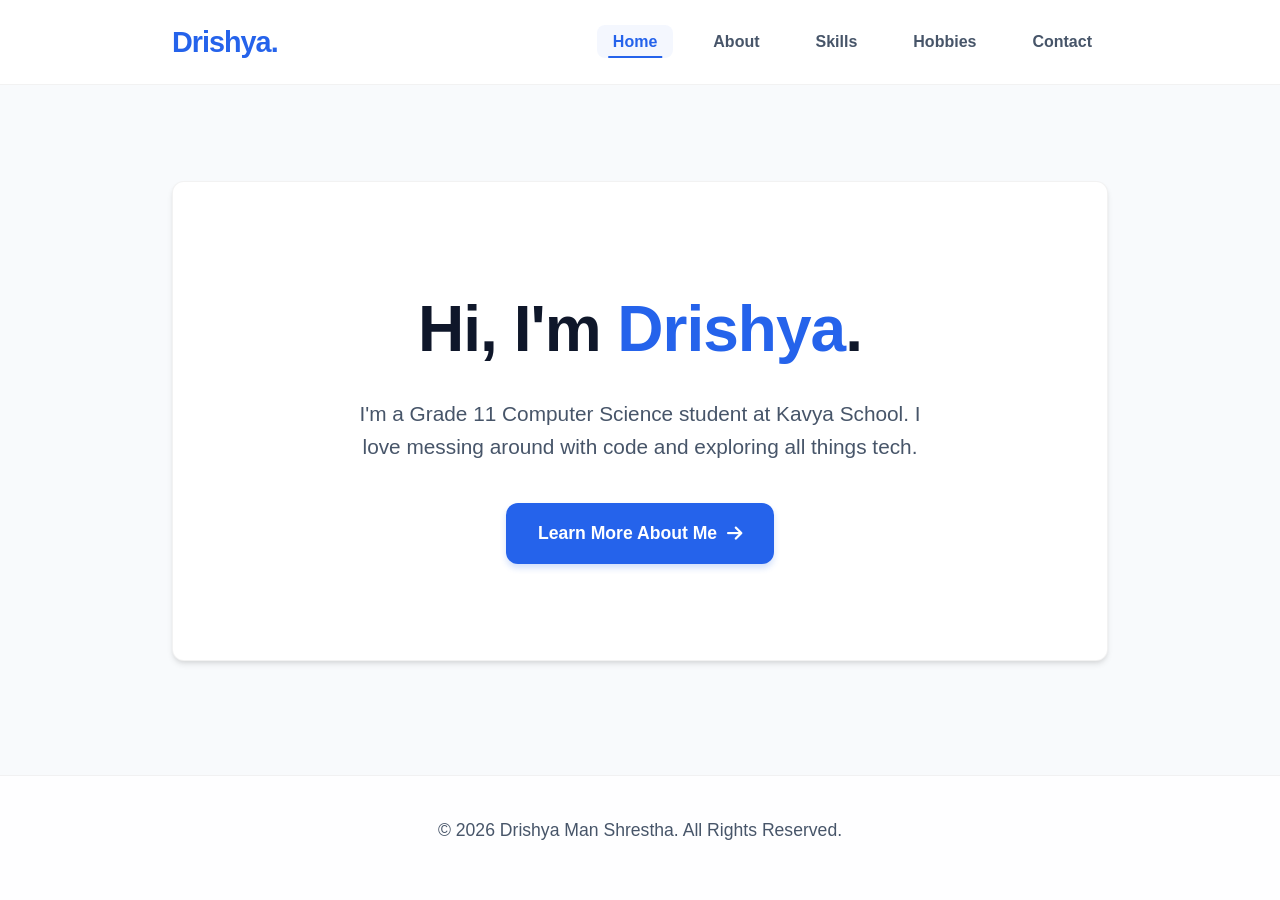
<file: index.html>
<!DOCTYPE html>
<html lang="en">

<head>
    <meta charset="UTF-8">
    <meta name="viewport" content="width=device-width, initial-scale=1.0">
    <title>Drishya - Home</title>
    <link rel="stylesheet" href="style.css">
    <link rel="stylesheet" href="https://cdnjs.cloudflare.com/ajax/libs/font-awesome/6.4.0/css/all.min.css">
</head>

<body>
    <header>
        <nav>
            <a href="index.html" class="logo">Drishya.</a>
            <ul class="nav-links">
                <li><a href="index.html" class="active">Home</a></li>
                <li><a href="about.html">About</a></li>
                <li><a href="skills.html">Skills</a></li>
                <li><a href="hobbies.html">Hobbies</a></li>
                <li><a href="contact.html">Contact</a></li>
            </ul>
        </nav>
    </header>

    <main>
        <section class="hero">
            <h1>Hi, I'm <span>Drishya</span>.</h1>
            <p>I'm a Grade 11 Computer Science student at Kavya School. I love messing around with code and exploring
                all things tech.</p>
            <a href="about.html" class="btn">Learn More About Me <i class="fas fa-arrow-right"></i></a>
        </section>
    </main>

    <footer>
        <p>&copy; 2026 Drishya Man Shrestha. All Rights Reserved.</p>
    </footer>
</body>

</html>
</file>
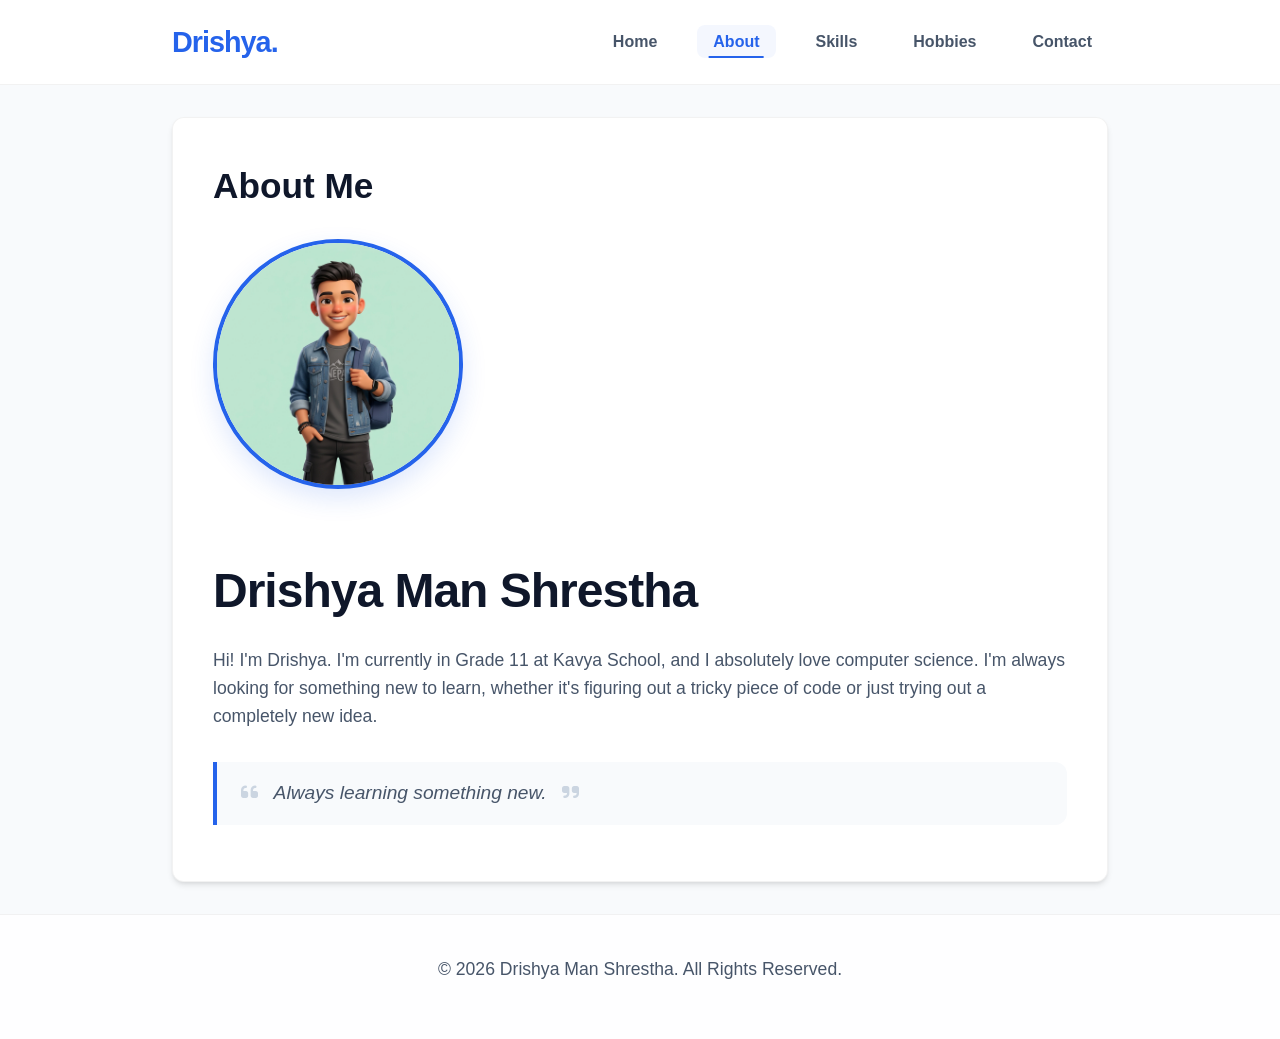
<file: about.html>
<!DOCTYPE html>
<html lang="en">

<head>
    <meta charset="UTF-8">
    <meta name="viewport" content="width=device-width, initial-scale=1.0">
    <title>Drishya - About</title>
    <link rel="stylesheet" href="style.css">
    <link rel="stylesheet" href="https://cdnjs.cloudflare.com/ajax/libs/font-awesome/6.4.0/css/all.min.css">
</head>

<body>
    <header>
        <nav>
            <a href="index.html" class="logo">Drishya.</a>
            <ul class="nav-links">
                <li><a href="index.html">Home</a></li>
                <li><a href="about.html" class="active">About</a></li>
                <li><a href="skills.html">Skills</a></li>
                <li><a href="hobbies.html">Hobbies</a></li>
                <li><a href="contact.html">Contact</a></li>
            </ul>
        </nav>
    </header>

    <main>
        <div class="card">
            <h2>About Me</h2>
            <div class="about-content">
                <img src="avatar.png" alt="Drishya Man Shrestha" class="avatar">
                <div>
                    <h1>Drishya Man Shrestha</h1>
                    <p> Hi! I'm Drishya. I'm currently in Grade 11 at Kavya School, and I absolutely love computer science. I'm always looking for something new to learn, whether it's figuring out a tricky piece of code or just trying out a completely new idea.
                    </p>
                    <p class="quote"><i class="fas fa-quote-left" style="color: #cbd5e1; margin-right: 10px;"></i>
                        Always learning something new. <i class="fas fa-quote-right"
                            style="color: #cbd5e1; margin-left: 10px;"></i></p>
                </div>
            </div>
        </div>
    </main>

    <footer>
        <p>&copy; 2026 Drishya Man Shrestha. All Rights Reserved.</p>
    </footer>
</body>

</html>
</file>
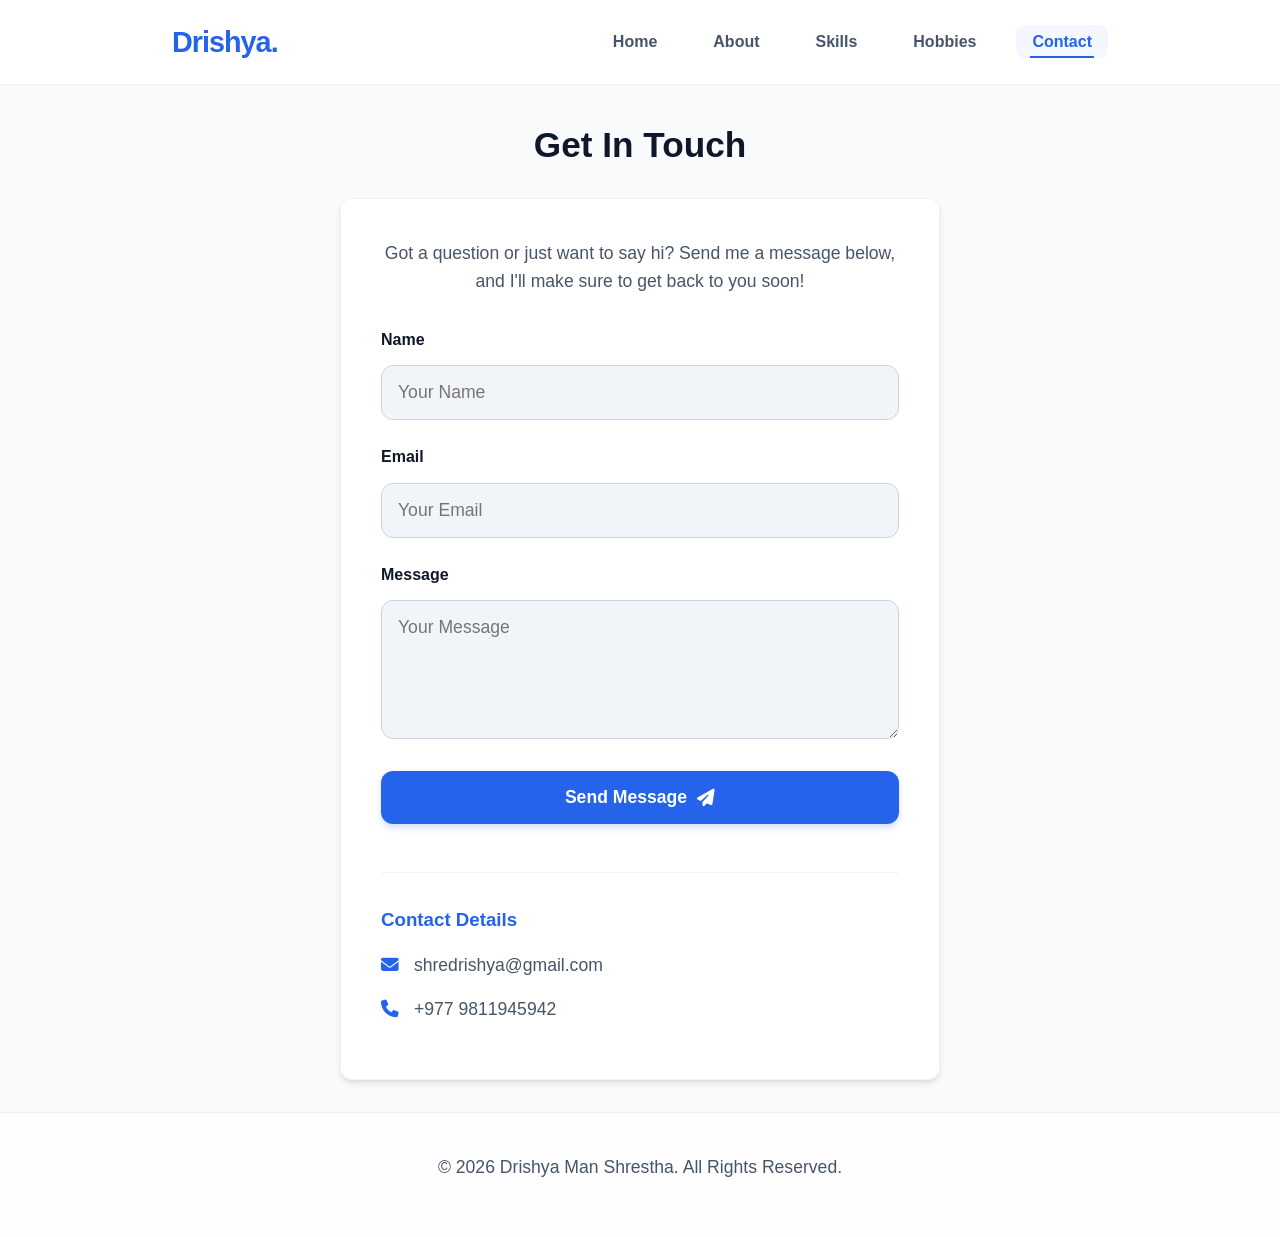
<file: contact.html>
<!DOCTYPE html>
<html lang="en">

<head>
    <meta charset="UTF-8">
    <meta name="viewport" content="width=device-width, initial-scale=1.0">
    <title>Drishya - Contact</title>
    <link rel="stylesheet" href="style.css">
    <link rel="stylesheet" href="https://cdnjs.cloudflare.com/ajax/libs/font-awesome/6.4.0/css/all.min.css">
</head>

<body>
    <header>
        <nav>
            <a href="index.html" class="logo">Drishya.</a>
            <ul class="nav-links">
                <li><a href="index.html">Home</a></li>
                <li><a href="about.html">About</a></li>
                <li><a href="skills.html">Skills</a></li>
                <li><a href="hobbies.html">Hobbies</a></li>
                <li><a href="contact.html" class="active">Contact</a></li>
            </ul>
        </nav>
    </header>

    <main>
        <h2 style="text-align: center;">Get In Touch</h2>
        <div class="card" style="max-width: 600px; margin: 0 auto;">
            <p style="text-align: center; margin-bottom: 2rem;">Got a question or just want to say hi? Send me a message below, and I'll make sure to get back to you soon!</p>
           <form action="https://formspree.io/f/xaqlajqg" method="POST">
                <div class="form-group">
                    <label for="name">Name</label>
                    <input type="text" id="name" name="name" placeholder="Your Name" required>
                </div>
                <div class="form-group">
                    <label for="email">Email</label>
                    <input type="email" id="email" name="email" placeholder="Your Email" required>
                </div>
                <div class="form-group">
                    <label for="message">Message</label>
                    <textarea id="message" name="message" rows="5" placeholder="Your Message" required></textarea>
                </div>
                <button type="submit" class="btn" style="width: 100%;">Send Message <i
                        class="fas fa-paper-plane"></i></button>
            </form>

            <div class="contact-info">
                <h3 style="margin-bottom: 1rem;">Contact Details</h3>
                <p><i class="fas fa-envelope" style="color: var(--primary-color); margin-right: 10px;"></i>
                    shredrishya@gmail.com</p>
                <p><i class="fas fa-phone" style="color: var(--primary-color); margin-right: 10px;"></i> +977 9811945942
                </p>
            </div>
        </div>
    </main>

    <footer>
        <p>&copy; 2026 Drishya Man Shrestha. All Rights Reserved.</p>
    </footer>
</body>

</html>
</file>
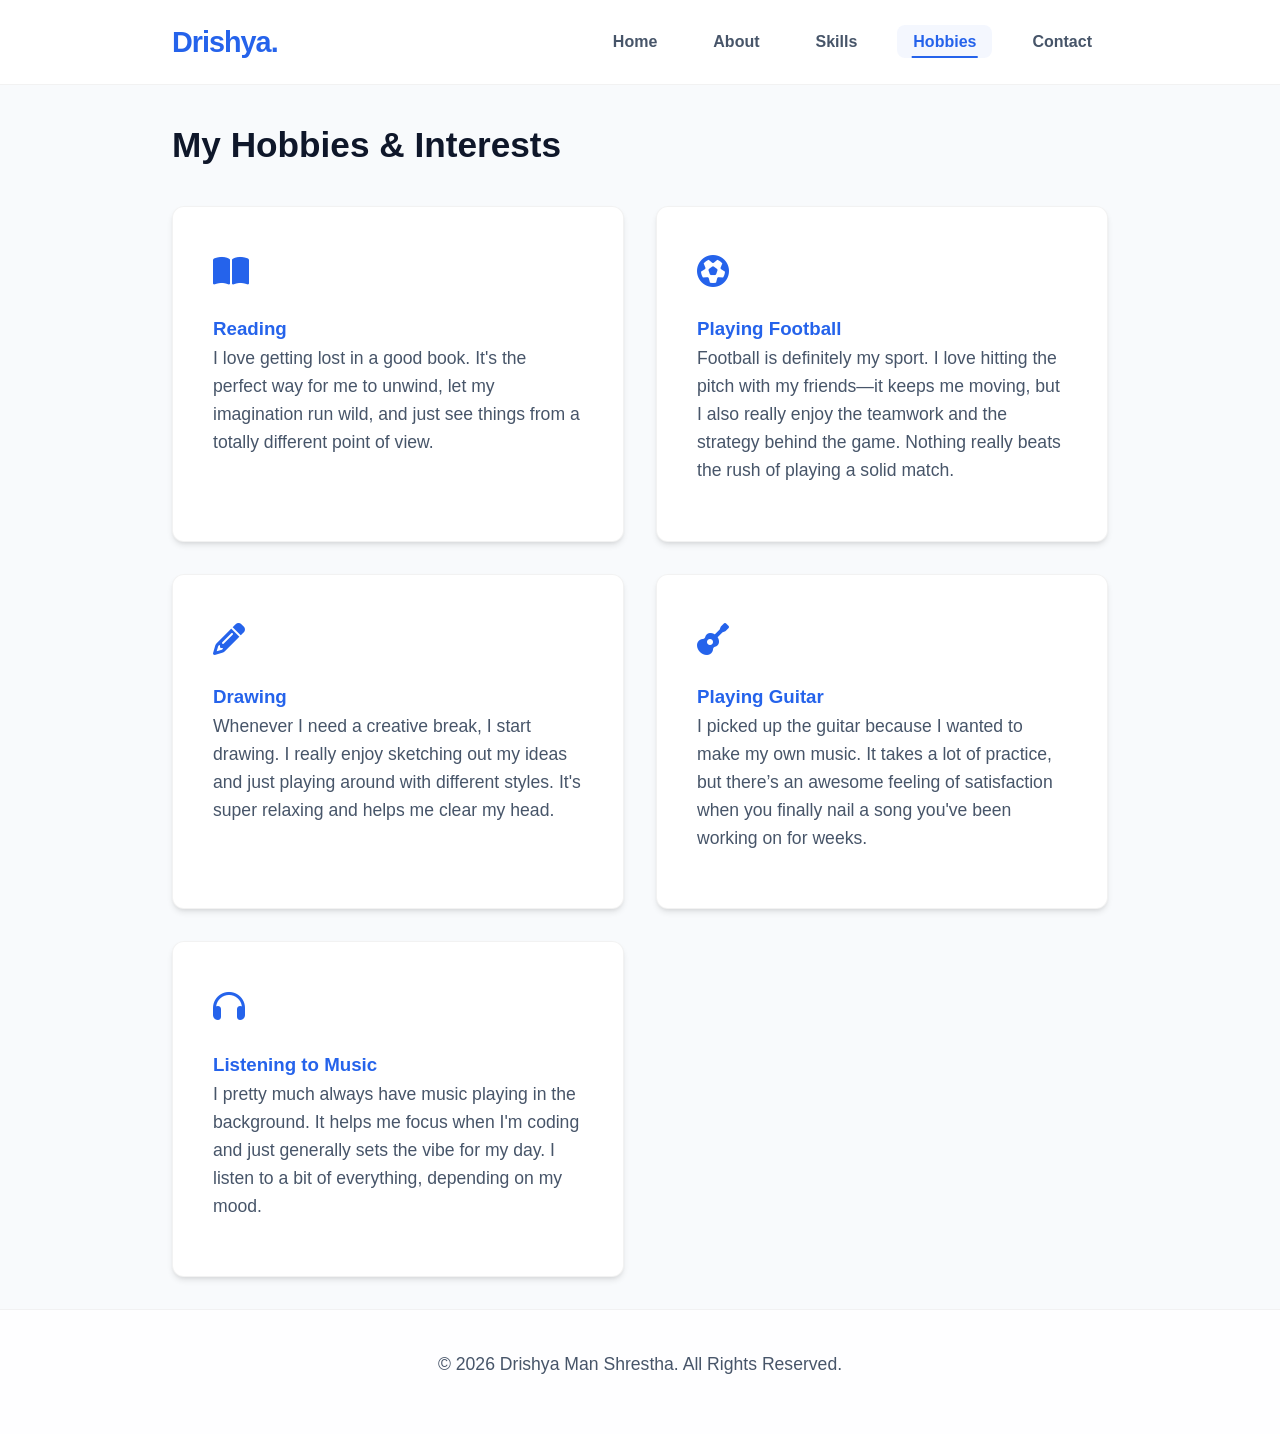
<file: hobbies.html>
<!DOCTYPE html>
<html lang="en">

<head>
    <meta charset="UTF-8">
    <meta name="viewport" content="width=device-width, initial-scale=1.0">
    <title>Drishya - Hobbies</title>
    <link rel="stylesheet" href="style.css">
    <link rel="stylesheet" href="https://cdnjs.cloudflare.com/ajax/libs/font-awesome/6.4.0/css/all.min.css">
</head>

<body>
    <header>
        <nav>
            <a href="index.html" class="logo">Drishya.</a>
            <ul class="nav-links">
                <li><a href="index.html">Home</a></li>
                <li><a href="about.html">About</a></li>
                <li><a href="skills.html">Skills</a></li>
                <li><a href="hobbies.html" class="active">Hobbies</a></li>
                <li><a href="contact.html">Contact</a></li>
            </ul>
        </nav>
    </header>

    <main>
        <h2>My Hobbies & Interests</h2>
        <div class="grid-container">
            <div class="card">
                <div class="item-icon" style="margin-bottom: 1rem;"><i class="fas fa-book-open"></i></div>
                <h3>Reading</h3>
                <p>I love getting lost in a good book. It's the perfect way for me to unwind, let my imagination run wild, and just see things from a totally different point of view.</p>
            </div>

            <div class="card">
                <div class="item-icon" style="margin-bottom: 1rem;"><i class="fas fa-futbol"></i></div>
                <h3>Playing Football</h3>
                <p>Football is definitely my sport. I love hitting the pitch with my friends—it keeps me moving, but I also really enjoy the teamwork and the strategy behind the game. Nothing really beats the rush of playing a solid match.</p>
            </div>

            <div class="card">
                <div class="item-icon" style="margin-bottom: 1rem;"><i class="fas fa-pencil-alt"></i></div>
                <h3>Drawing</h3>
                <p>Whenever I need a creative break, I start drawing. I really enjoy sketching out my ideas and just playing around with different styles. It's super relaxing and helps me clear my head.</p>
            </div>

            <div class="card">
                <div class="item-icon" style="margin-bottom: 1rem;"><i class="fas fa-guitar"></i></div>
                <h3>Playing Guitar</h3>
                <p>I picked up the guitar because I wanted to make my own music. It takes a lot of practice, but there’s an awesome feeling of satisfaction when you finally nail a song you've been working on for weeks.</p>
            </div>

            <div class="card">
                <div class="item-icon" style="margin-bottom: 1rem;"><i class="fas fa-headphones"></i></div>
                <h3>Listening to Music</h3>
                <p>I pretty much always have music playing in the background. It helps me focus when I'm coding and just generally sets the vibe for my day. I listen to a bit of everything, depending on my mood.</p>
            </div>
        </div>
    </main>

    <footer>
        <p>&copy; 2026 Drishya Man Shrestha. All Rights Reserved.</p>
    </footer>
</body>

</html>
</file>
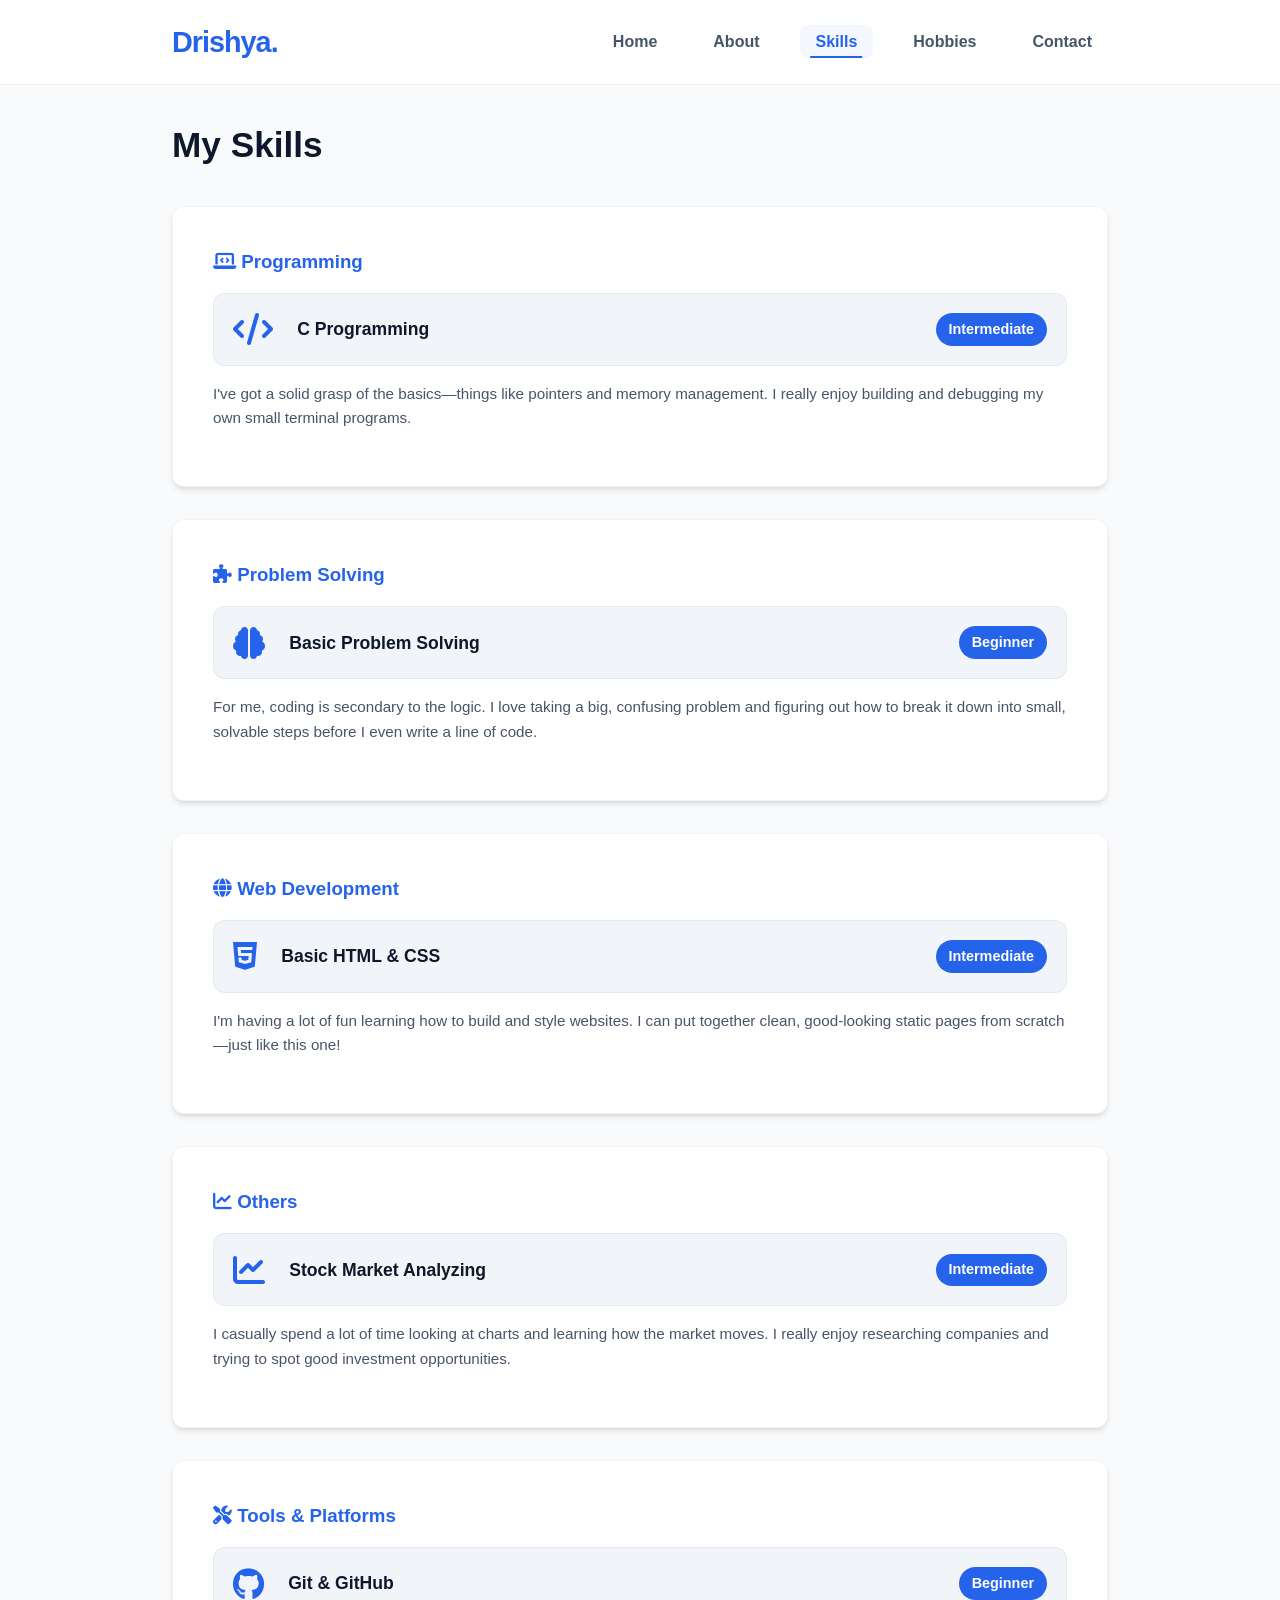
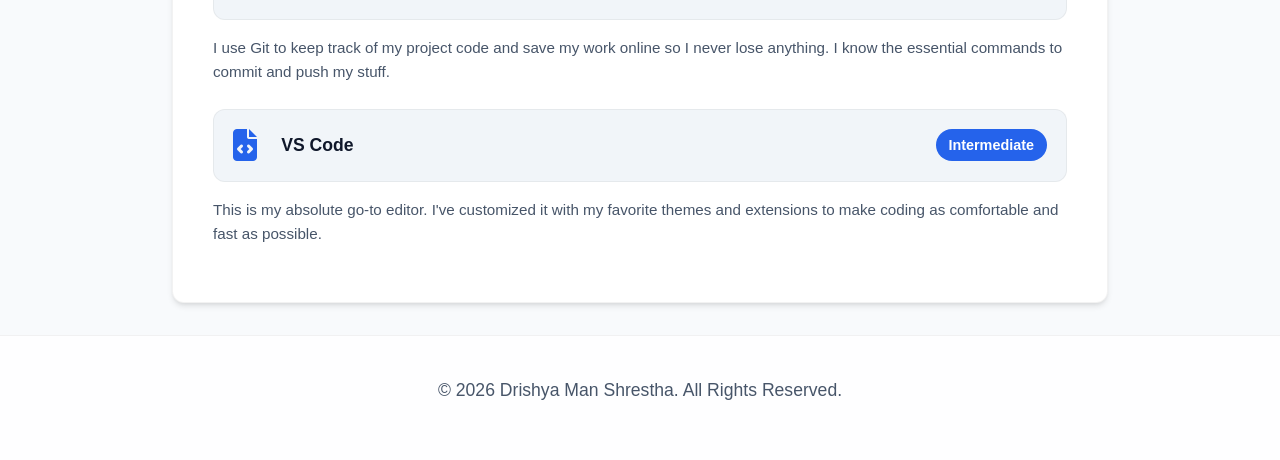
<file: skills.html>
<!DOCTYPE html>
<html lang="en">

<head>
    <meta charset="UTF-8">
    <meta name="viewport" content="width=device-width, initial-scale=1.0">
    <title>Drishya - Skills</title>
    <link rel="stylesheet" href="style.css">
    <link rel="stylesheet" href="https://cdnjs.cloudflare.com/ajax/libs/font-awesome/6.4.0/css/all.min.css">
</head>

<body>
    <header>
        <nav>
            <a href="index.html" class="logo">Drishya.</a>
            <ul class="nav-links">
                <li><a href="index.html">Home</a></li>
                <li><a href="about.html">About</a></li>
                <li><a href="skills.html" class="active">Skills</a></li>
                <li><a href="hobbies.html">Hobbies</a></li>
                <li><a href="contact.html">Contact</a></li>
            </ul>
        </nav>
    </header>

    <main>
        <h2>My Skills</h2>
        <div class="card-container">
            <div class="card">
                <h3 style="margin-bottom: 1rem; color: var(--primary-color);"><i class="fas fa-laptop-code"></i>
                    Programming</h3>
                <div class="item-box">
                    <i class="fas fa-code item-icon"></i>
                    <span>C Programming</span>
                    <span class="skill-level">Intermediate</span>
                </div>
                <p style="margin-top: 1rem; font-size: 0.95rem; color: var(--text-muted);">I've got a solid grasp of the basics—things like pointers and memory management. I really enjoy building and debugging my own small terminal programs.</p>
            </div>

            <div class="card">
                <h3 style="margin-bottom: 1rem; color: var(--primary-color);"><i class="fas fa-puzzle-piece"></i>
                    Problem Solving
                </h3>
                <div class="item-box">
                    <i class="fas fa-brain item-icon"></i>
                    <span>Basic Problem Solving</span>
                    <span class="skill-level">Beginner</span>
                </div>
                <p style="margin-top: 1rem; font-size: 0.95rem; color: var(--text-muted);">For me, coding is secondary to the logic. I love taking a big, confusing problem and figuring out how to break it down into small, solvable steps before I even write a line of code.</p>
            </div>

            <div class="card">
                <h3 style="margin-bottom: 1rem; color: var(--primary-color);"><i class="fas fa-globe"></i> Web
                    Development</h3>
                <div class="item-box">
                    <i class="fab fa-html5 item-icon"></i>
                    <span>Basic HTML & CSS</span>
                    <span class="skill-level">Intermediate</span>
                </div>
                <p style="margin-top: 1rem; font-size: 0.95rem; color: var(--text-muted);">I'm having a lot of fun learning how to build and style websites. I can put together clean, good-looking static pages from scratch—just like this one!</p>
            </div>

            <div class="card">
                <h3 style="margin-bottom: 1rem; color: var(--primary-color);"><i class="fas fa-chart-line"></i> Others
                </h3>
                <div class="item-box">
                    <i class="fas fa-chart-line item-icon"></i>
                    <span>Stock Market Analyzing</span>
                    <span class="skill-level">Intermediate</span>
                </div>
                <p style="margin-top: 1rem; font-size: 0.95rem; color: var(--text-muted);">I casually spend a lot of time looking at charts and learning how the market moves. I really enjoy researching companies and trying to spot good investment opportunities.</p>
            </div>

            <div class="card">
                <h3 style="margin-bottom: 1rem; color: var(--primary-color);"><i class="fas fa-tools"></i> Tools &
                    Platforms
                </h3>
                <div class="item-box">
                    <i class="fab fa-github item-icon"></i>
                    <span>Git & GitHub</span>
                    <span class="skill-level">Beginner</span>
                </div>
                <p style="margin-top: 1rem; font-size: 0.95rem; color: var(--text-muted);">I use Git to keep track of my project code and save my work online so I never lose anything. I know the essential commands to commit and push my stuff.</p>

                <div class="item-box" style="margin-top: 1.5rem;">
                    <i class="fas fa-file-code item-icon"></i>
                    <span>VS Code</span>
                    <span class="skill-level">Intermediate</span>
                </div>
                <p style="margin-top: 1rem; font-size: 0.95rem; color: var(--text-muted);">This is my absolute go-to editor. I've customized it with my favorite themes and extensions to make coding as comfortable and fast as possible.</p>
            </div>
        </div>
    </main>

    <footer>
        <p>&copy; 2026 Drishya Man Shrestha. All Rights Reserved.</p>
    </footer>
</body>

</html>
</file>
<file: style.css>
:root {
  --primary-color: #2563eb;
  --secondary-color: #3b82f6;
  --accent-color: #1d4ed8;
  --bg-color: #f8fafc;
  --text-color: #0f172a;
  --text-muted: #475569;
  --card-bg: #ffffff;
  --nav-bg: rgba(255, 255, 255, 0.9);
  --shadow: 0 4px 6px -1px rgba(0, 0, 0, 0.1), 0 2px 4px -1px rgba(0, 0, 0, 0.06);
  --border-radius: 12px;
  --transition: all 0.3s ease;
}

* {
  margin: 0;
  padding: 0;
  box-sizing: border-box;
  font-family: 'Outfit', sans-serif;
}

body {
  background-color: var(--bg-color);
  color: var(--text-color);
  line-height: 1.6;
  display: flex;
  flex-direction: column;
  min-height: 100vh;
  overflow-x: hidden;
}

/* Base Animations */
@keyframes fadeInUp {
  from {
    opacity: 0;
    transform: translateY(20px);
  }

  to {
    opacity: 1;
    transform: translateY(0);
  }
}

@keyframes float {
  0% {
    transform: translateY(0px);
  }

  50% {
    transform: translateY(-10px);
  }

  100% {
    transform: translateY(0px);
  }
}

main {
  animation: fadeInUp 0.6s ease-out forwards;
  flex: 1;
  max-width: 1000px;
  margin: 2rem auto;
  padding: 0 2rem;
  width: 100%;
}

/* Navigation Bar */
header {
  background-color: var(--nav-bg);
  backdrop-filter: blur(8px);
  -webkit-backdrop-filter: blur(8px);
  border-bottom: 1px solid rgba(0, 0, 0, 0.05);
  position: sticky;
  top: 0;
  z-index: 100;
}

nav {
  max-width: 1000px;
  margin: 0 auto;
  padding: 1.2rem 2rem;
  display: flex;
  justify-content: space-between;
  align-items: center;
}

.logo {
  font-size: 1.8rem;
  font-weight: 800;
  color: var(--primary-color);
  text-decoration: none;
  letter-spacing: -1px;
}

.nav-links {
  list-style: none;
  display: flex;
  gap: 1.5rem;
}

.nav-links a {
  text-decoration: none;
  color: var(--text-muted);
  font-weight: 600;
  padding: 0.5rem 1rem;
  border-radius: 8px;
  transition: var(--transition);
  position: relative;
}

.nav-links a::after {
  content: '';
  position: absolute;
  bottom: 0;
  left: 50%;
  width: 0;
  height: 2px;
  background: var(--primary-color);
  transition: var(--transition);
  transform: translateX(-50%);
}

.nav-links a:hover::after,
.nav-links a.active::after {
  width: 70%;
}

.nav-links a:hover,
.nav-links a.active {
  color: var(--primary-color);
  background-color: rgba(37, 99, 235, 0.05);
}

/* Typography elements */
h1 {
  font-size: 3rem;
  margin-bottom: 1rem;
  font-weight: 800;
  letter-spacing: -1px;
}

h2 {
  font-size: 2.2rem;
  margin-bottom: 1.5rem;
  color: var(--text-color);
}

p {
  margin-bottom: 1rem;
  color: var(--text-muted);
  font-size: 1.1rem;
}

/* Specific highlight tags */
h1 span,
h3 {
  color: var(--primary-color);
}

/* Hero Section (Home Page) */
.hero {
  text-align: center;
  padding: 6rem 2rem;
  background: var(--card-bg);
  border: 1px solid rgba(0, 0, 0, 0.05);
  border-radius: var(--border-radius);
  box-shadow: var(--shadow);
  margin-top: 4rem;
}

.hero h1 {
  font-size: 4rem;
}

.hero p {
  font-size: 1.3rem;
  max-width: 600px;
  margin: 0 auto 2.5rem auto;
}

/* Buttons */
.btn {
  display: inline-flex;
  align-items: center;
  justify-content: center;
  gap: 10px;
  background: var(--primary-color);
  color: #ffffff;
  padding: 1rem 2rem;
  border-radius: 12px;
  text-decoration: none;
  font-weight: 600;
  transition: var(--transition);
  border: none;
  cursor: pointer;
  font-size: 1.1rem;
  box-shadow: 0 4px 6px rgba(37, 99, 235, 0.2);
}

.btn:hover {
  transform: translateY(-2px);
  box-shadow: 0 8px 15px rgba(37, 99, 235, 0.3);
  color: #ffffff;
}

/* Card Styles */
.card-container,
.grid-container {
  display: grid;
  gap: 2rem;
  margin-top: 2rem;
}

.grid-container {
  grid-template-columns: repeat(auto-fill, minmax(300px, 1fr));
}

.card {
  background: var(--card-bg);
  border: 1px solid rgba(0, 0, 0, 0.05);
  padding: 2.5rem;
  border-radius: var(--border-radius);
  box-shadow: var(--shadow);
  transition: var(--transition);
}

.card:hover {
  transform: translateY(-4px);
  box-shadow: 0 10px 25px rgba(0, 0, 0, 0.08);
}

/* About Section */
.about-content {
  display: flex;
  align-items: center;
  gap: 4rem;
  flex-wrap: wrap;
}

.avatar {
  width: 250px;
  height: 250px;
  border-radius: 50%;
  object-fit: cover;
  border: 4px solid var(--primary-color);
  background-color: #f1f5f9;
  box-shadow: 0 10px 25px rgba(37, 99, 235, 0.15);
  animation: float 6s ease-in-out infinite;
}

.quote {
  font-style: italic;
  font-size: 1.2rem;
  border-left: 4px solid var(--primary-color);
  padding-left: 1.5rem;
  margin-top: 2rem;
  color: var(--text-muted);
  background: #f8fafc;
  padding: 1rem 1.5rem;
  border-radius: 0 12px 12px 0;
}

/* Skill & Hobby Items */
.item-box {
  display: flex;
  align-items: center;
  gap: 1.5rem;
  padding: 1.2rem;
  background: #f1f5f9;
  border: 1px solid rgba(0, 0, 0, 0.05);
  border-radius: 12px;
  margin-bottom: 1rem;
  transition: var(--transition);
}

.item-box:hover {
  background: #e2e8f0;
  transform: translateX(5px);
}

.item-icon {
  font-size: 2rem;
  color: var(--primary-color);
  display: inline-block;
}

.item-box span {
  font-size: 1.1rem;
  font-weight: 600;
  color: var(--text-color);
}

.skill-level {
  font-size: 0.9rem !important;
  background: var(--primary-color);
  color: #ffffff !important;
  padding: 0.3rem 0.8rem;
  border-radius: 20px;
  margin-left: auto;
  font-weight: 600;
}

/* Forms */
.form-group {
  margin-bottom: 1.5rem;
}

.form-group label {
  display: block;
  margin-bottom: 0.8rem;
  font-weight: 600;
  color: var(--text-color);
}

.form-group input,
.form-group textarea {
  width: 100%;
  padding: 1rem;
  background: #f1f5f9;
  border: 1px solid #cbd5e1;
  color: var(--text-color);
  border-radius: 12px;
  font-size: 1.1rem;
  font-family: inherit;
  transition: var(--transition);
}

.form-group input:focus,
.form-group textarea:focus {
  outline: none;
  border-color: var(--primary-color);
  box-shadow: 0 0 0 3px rgba(37, 99, 235, 0.2);
  background: #ffffff;
}

.contact-info {
  margin-top: 3rem;
  padding-top: 2rem;
  border-top: 1px solid rgba(0, 0, 0, 0.05);
}

/* Footer */
footer {
  text-align: center;
  padding: 2.5rem;
  background-color: var(--nav-bg);
  color: var(--text-muted);
  margin-top: auto;
  border-top: 1px solid rgba(0, 0, 0, 0.05);
  font-weight: 400;
}

/* Responsive */
@media (max-width: 768px) {
  nav {
    flex-direction: column;
    gap: 1rem;
    padding: 1rem;
  }

  .nav-links {
    display: flex;
    flex-wrap: wrap;
    justify-content: center;
    gap: 0.8rem;
  }

  .about-content {
    flex-direction: column;
    text-align: center;
  }

  .quote {
    border-left: none;
    border-top: 4px solid var(--primary-color);
    padding-left: 0;
    padding-top: 1.5rem;
    border-radius: 0 0 12px 12px;
  }

  .item-box {
    flex-direction: column;
    text-align: center;
    gap: 1rem;
  }

  .skill-level {
    margin-left: 0;
  }

  h1 {
    font-size: 2.5rem;
  }

  .hero h1 {
    font-size: 3rem;
  }
}
</file>
